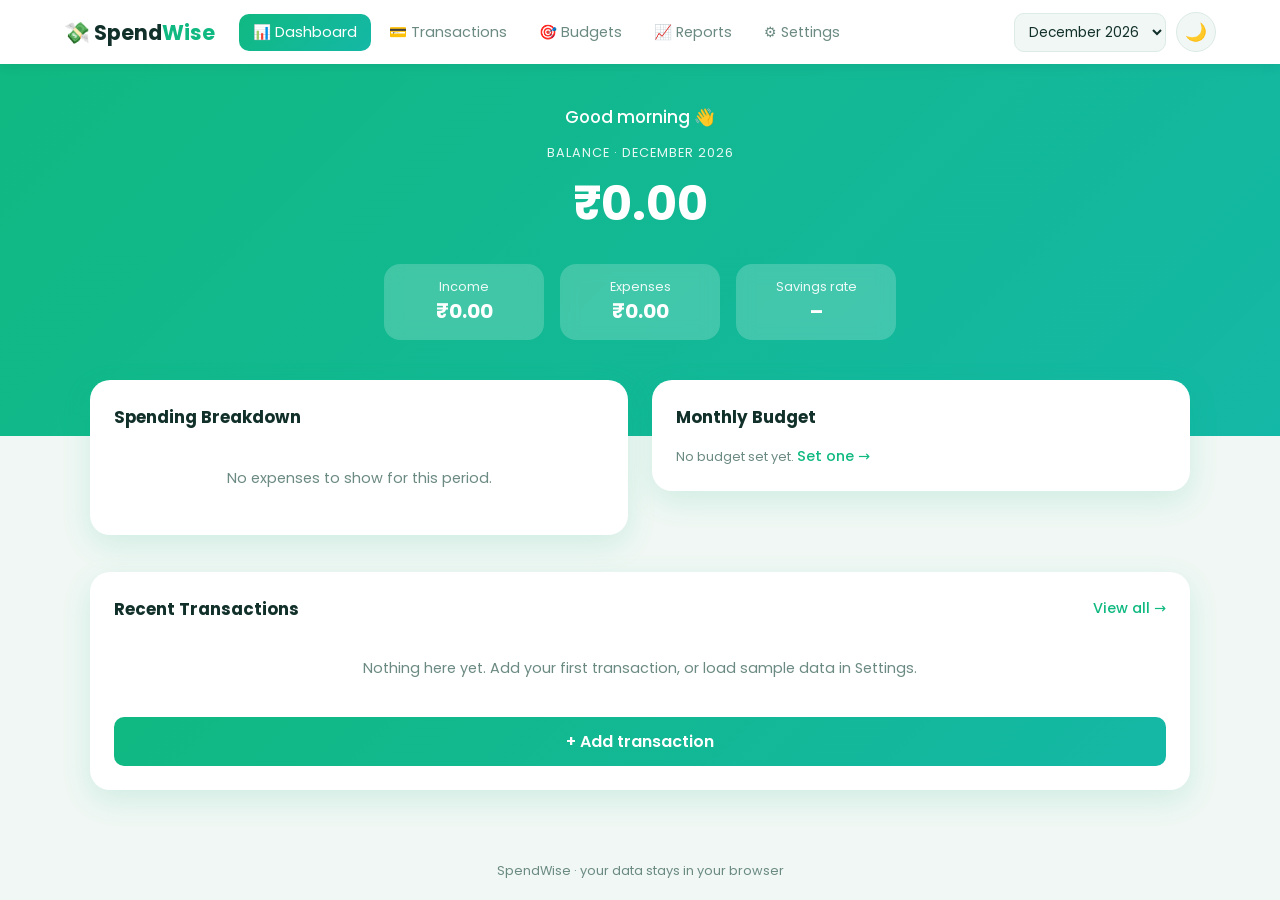
<file: index.html>
<!DOCTYPE html>
<html lang="en">
<head>
  <meta charset="UTF-8">
  <meta name="viewport" content="width=device-width, initial-scale=1.0">
  <meta name="description" content="SpendWise - a simple expense tracker with budgets, reports and dark mode.">
  <meta name="theme-color" content="#10b981">
  <title>Dashboard - SpendWise</title>
  <link rel="icon" href="data:image/svg+xml,<svg xmlns='http://www.w3.org/2000/svg' viewBox='0 0 100 100'><text y='.9em' font-size='90'>💸</text></svg>">
  <link href="https://fonts.googleapis.com/css2?family=Poppins:wght@400;500;600;700&display=swap" rel="stylesheet">
  <link rel="stylesheet" href="style.css">
</head>
<body data-page="index.html">
  <section class="hero">
    <p class="greeting" id="greeting">Welcome back 👋</p>
    <p class="hero-label" id="periodLabel">Total Balance</p>
    <h1 id="balance">₹0.00</h1>
    <div class="summary">
      <div class="card"><span>Income</span><strong id="income">₹0.00</strong></div>
      <div class="card"><span>Expenses</span><strong id="expense">₹0.00</strong></div>
      <div class="card"><span>Savings rate</span><strong id="savings">0%</strong></div>
    </div>
  </section>

  <main class="container two-col">
    <section class="panel">
      <h2>Spending Breakdown</h2>
      <div id="chart"></div>
    </section>

    <section class="panel">
      <h2>Monthly Budget</h2>
      <div id="budgetBox"></div>
    </section>

    <section class="panel wide">
      <div class="list-head">
        <h2>Recent Transactions</h2>
        <a class="link" href="transactions.html">View all →</a>
      </div>
      <ul id="list" class="list"></ul>
      <a class="btn block" href="transactions.html">+ Add transaction</a>
    </section>
  </main>

  <script src="common.js"></script>
  <script src="dashboard.js"></script>
</body>
</html>
</file>
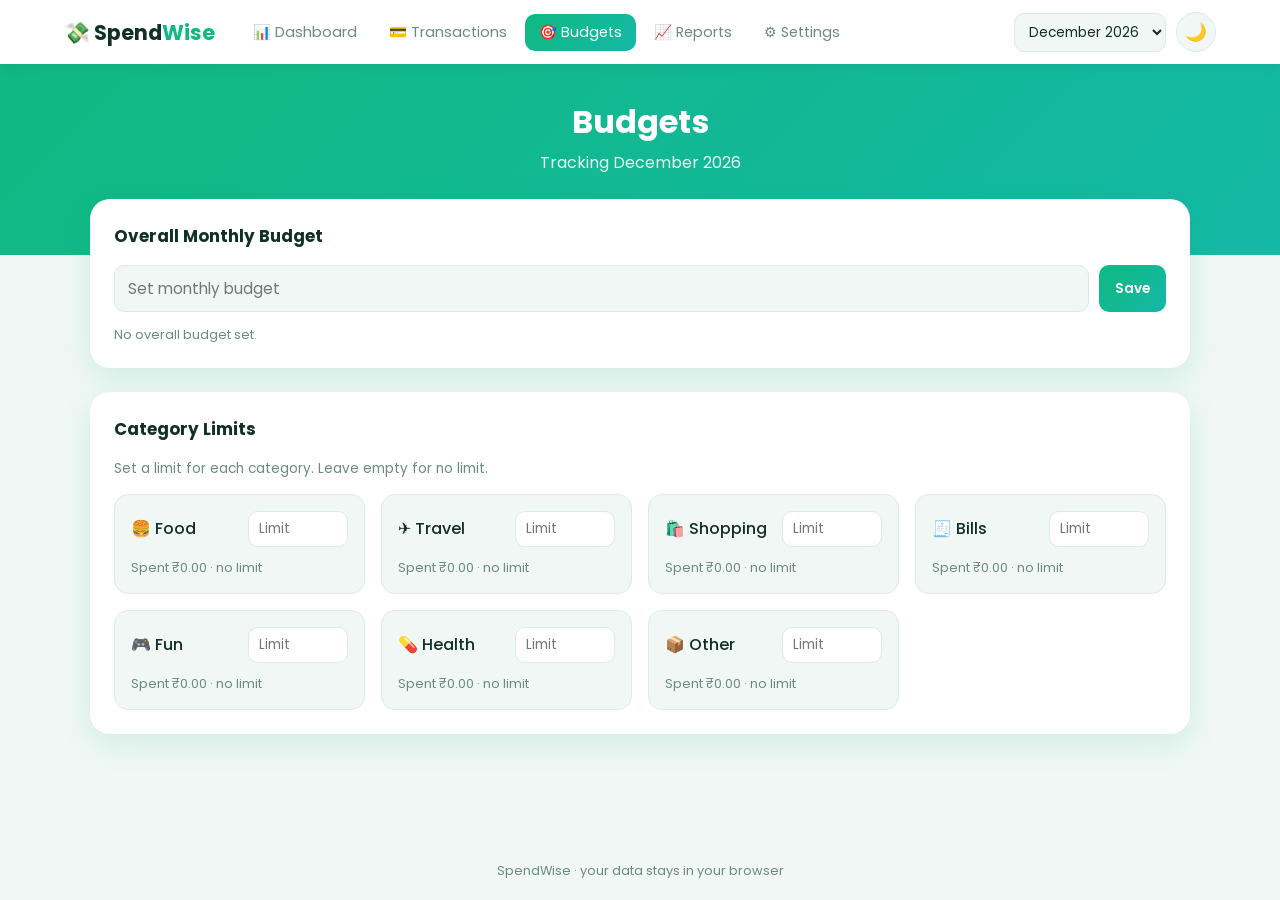
<file: budgets.html>
<!DOCTYPE html>
<html lang="en">
<head>
  <meta charset="UTF-8">
  <meta name="viewport" content="width=device-width, initial-scale=1.0">
  <meta name="theme-color" content="#10b981">
  <title>Budgets - SpendWise</title>
  <link rel="icon" href="data:image/svg+xml,<svg xmlns='http://www.w3.org/2000/svg' viewBox='0 0 100 100'><text y='.9em' font-size='90'>💸</text></svg>">
  <link href="https://fonts.googleapis.com/css2?family=Poppins:wght@400;500;600;700&display=swap" rel="stylesheet">
  <link rel="stylesheet" href="style.css">
</head>
<body data-page="budgets.html">
  <section class="hero slim">
    <h1>Budgets</h1>
    <p id="budgetPeriod">Stay in control of your spending.</p>
  </section>

  <main class="container">
    <section class="panel">
      <h2>Overall Monthly Budget</h2>
      <div class="budget-set">
        <input type="number" id="budgetInput" placeholder="Set monthly budget" min="0" step="100">
        <button class="btn small" id="saveBudget">Save</button>
      </div>
      <div id="budgetBox"></div>
    </section>

    <section class="panel">
      <h2>Category Limits</h2>
      <p class="hint">Set a limit for each category. Leave empty for no limit.</p>
      <div id="catGrid" class="cat-grid"></div>
    </section>
  </main>

  <script src="common.js"></script>
  <script src="budgets.js"></script>
</body>
</html>
</file>
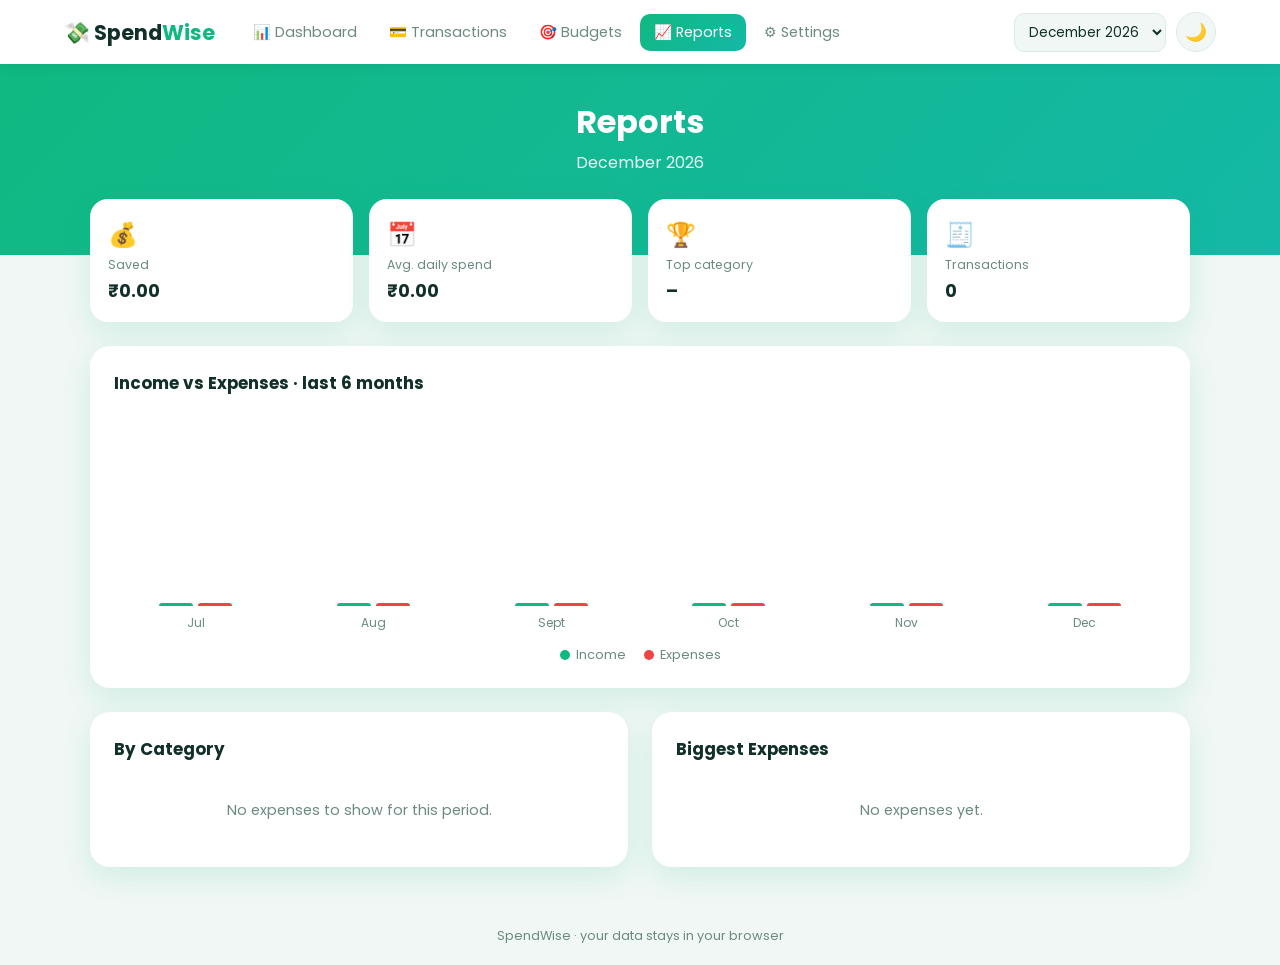
<file: reports.html>
<!DOCTYPE html>
<html lang="en">
<head>
  <meta charset="UTF-8">
  <meta name="viewport" content="width=device-width, initial-scale=1.0">
  <meta name="theme-color" content="#10b981">
  <title>Reports - SpendWise</title>
  <link rel="icon" href="data:image/svg+xml,<svg xmlns='http://www.w3.org/2000/svg' viewBox='0 0 100 100'><text y='.9em' font-size='90'>💸</text></svg>">
  <link href="https://fonts.googleapis.com/css2?family=Poppins:wght@400;500;600;700&display=swap" rel="stylesheet">
  <link rel="stylesheet" href="style.css">
</head>
<body data-page="reports.html">
  <section class="hero slim">
    <h1>Reports</h1>
    <p id="reportPeriod">See where your money goes.</p>
  </section>

  <main class="container">
    <section class="stats" id="stats"></section>

    <section class="panel">
      <h2>Income vs Expenses · last 6 months</h2>
      <div id="bars"></div>
    </section>

    <div class="two-col flush">
      <section class="panel">
        <h2>By Category</h2>
        <div id="chart"></div>
      </section>
      <section class="panel">
        <h2>Biggest Expenses</h2>
        <ul id="top" class="list"></ul>
      </section>
    </div>
  </main>

  <script src="common.js"></script>
  <script src="reports.js"></script>
</body>
</html>
</file>
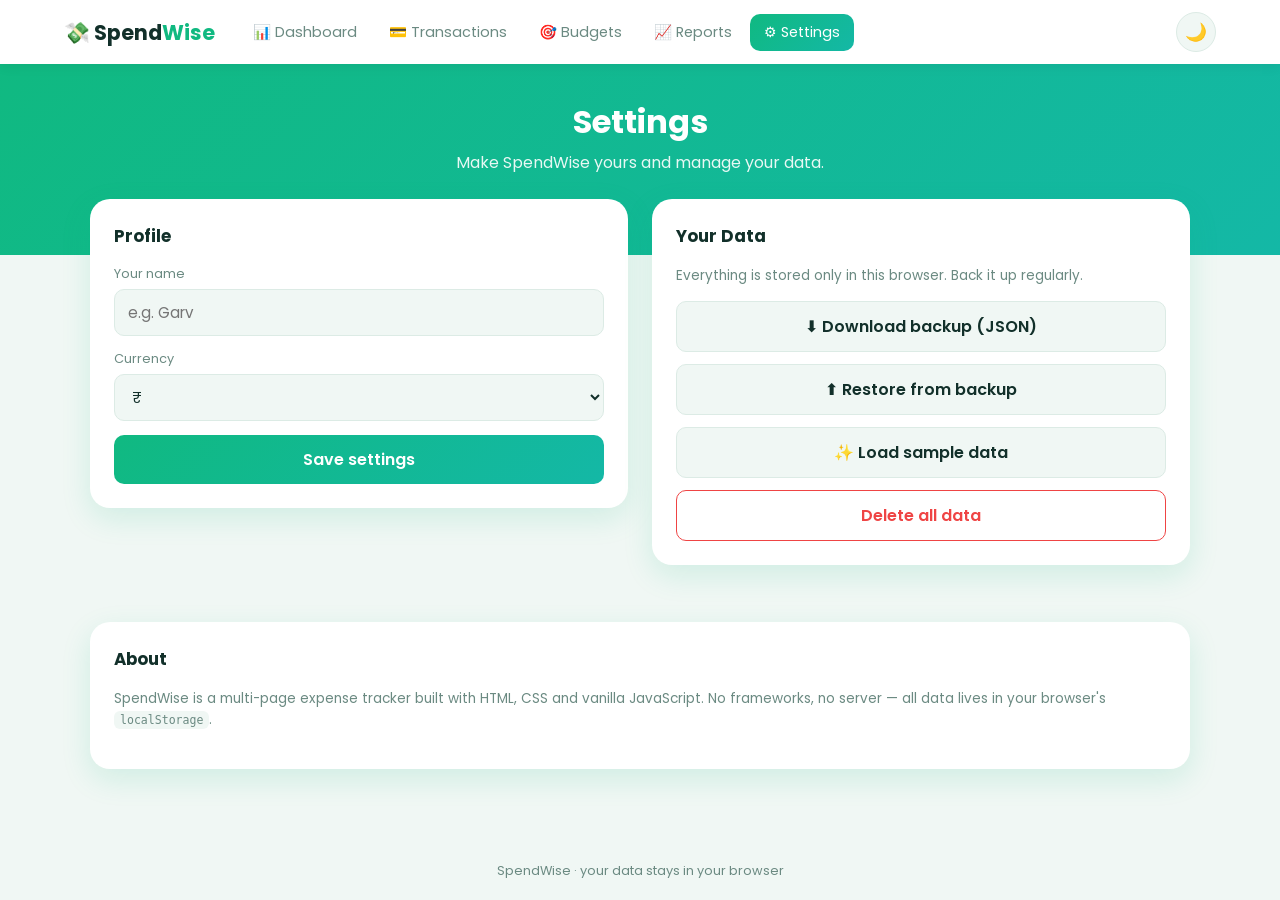
<file: settings.html>
<!DOCTYPE html>
<html lang="en">
<head>
  <meta charset="UTF-8">
  <meta name="viewport" content="width=device-width, initial-scale=1.0">
  <meta name="theme-color" content="#10b981">
  <title>Settings - SpendWise</title>
  <link rel="icon" href="data:image/svg+xml,<svg xmlns='http://www.w3.org/2000/svg' viewBox='0 0 100 100'><text y='.9em' font-size='90'>💸</text></svg>">
  <link href="https://fonts.googleapis.com/css2?family=Poppins:wght@400;500;600;700&display=swap" rel="stylesheet">
  <link rel="stylesheet" href="style.css">
</head>
<body data-page="settings.html" data-month="off">
  <section class="hero slim">
    <h1>Settings</h1>
    <p>Make SpendWise yours and manage your data.</p>
  </section>

  <main class="container two-col">
    <section class="panel">
      <h2>Profile</h2>
      <form id="profileForm">
        <label>Your name
          <input type="text" id="name" placeholder="e.g. Garv" maxlength="30">
        </label>
        <label>Currency
          <select id="currency"></select>
        </label>
        <button type="submit" class="btn">Save settings</button>
      </form>
    </section>

    <section class="panel">
      <h2>Your Data</h2>
      <p class="hint">Everything is stored only in this browser. Back it up regularly.</p>
      <div class="stack">
        <button class="btn secondary" id="exportJson">⬇ Download backup (JSON)</button>
        <button class="btn secondary" id="importBtn">⬆ Restore from backup</button>
        <input type="file" id="importFile" accept=".json,application/json" hidden>
        <button class="btn secondary" id="sample">✨ Load sample data</button>
        <button class="btn ghost" id="clearAll">Delete all data</button>
      </div>
    </section>

    <section class="panel wide">
      <h2>About</h2>
      <p class="hint">SpendWise is a multi-page expense tracker built with HTML, CSS and vanilla JavaScript. No frameworks, no server — all data lives in your browser's <code>localStorage</code>.</p>
    </section>
  </main>

  <script src="common.js"></script>
  <script src="settings.js"></script>
</body>
</html>
</file>
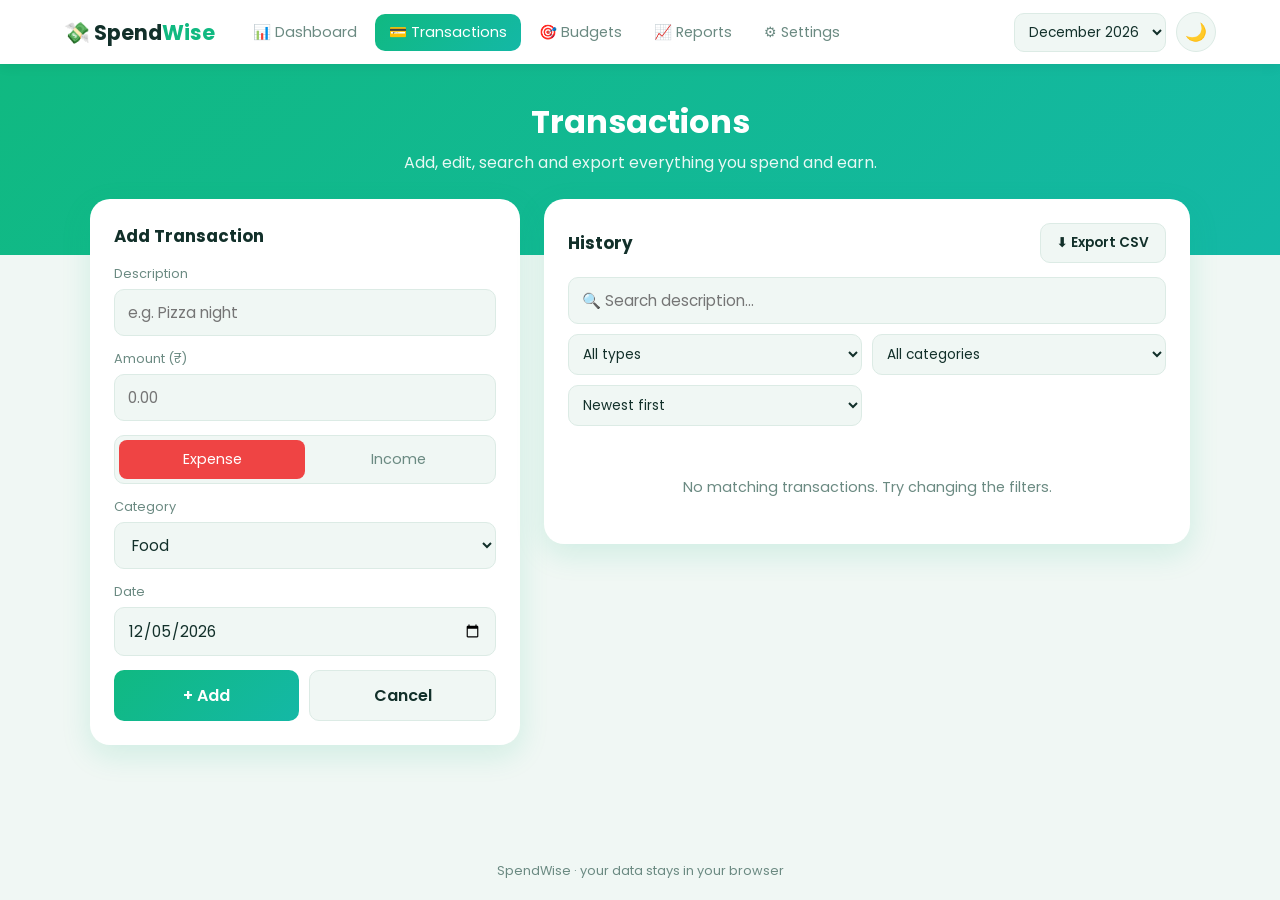
<file: transactions.html>
<!DOCTYPE html>
<html lang="en">
<head>
  <meta charset="UTF-8">
  <meta name="viewport" content="width=device-width, initial-scale=1.0">
  <meta name="theme-color" content="#10b981">
  <title>Transactions - SpendWise</title>
  <link rel="icon" href="data:image/svg+xml,<svg xmlns='http://www.w3.org/2000/svg' viewBox='0 0 100 100'><text y='.9em' font-size='90'>💸</text></svg>">
  <link href="https://fonts.googleapis.com/css2?family=Poppins:wght@400;500;600;700&display=swap" rel="stylesheet">
  <link rel="stylesheet" href="style.css">
</head>
<body data-page="transactions.html">
  <section class="hero slim">
    <h1>Transactions</h1>
    <p>Add, edit, search and export everything you spend and earn.</p>
  </section>

  <main class="container two-col wide-right">
    <section class="panel">
      <h2 id="formTitle">Add Transaction</h2>
      <form id="form">
        <label>Description
          <input type="text" id="text" placeholder="e.g. Pizza night" maxlength="60" required>
        </label>
        <label><span>Amount (<span class="cur">₹</span>)</span>
          <input type="number" id="amount" placeholder="0.00" min="0.01" step="0.01" required>
        </label>
        <div class="toggle">
          <input type="radio" name="type" id="typeExpense" value="expense" checked>
          <label for="typeExpense">Expense</label>
          <input type="radio" name="type" id="typeIncome" value="income">
          <label for="typeIncome">Income</label>
        </div>
        <label>Category
          <select id="category"></select>
        </label>
        <label>Date
          <input type="date" id="date" required>
        </label>
        <div class="btn-row">
          <button type="submit" class="btn" id="submitBtn">+ Add</button>
          <button type="button" class="btn secondary" id="cancelEdit" hidden>Cancel</button>
        </div>
      </form>
    </section>

    <section class="panel">
      <div class="list-head">
        <h2>History</h2>
        <button class="btn small secondary" id="exportCsv">⬇ Export CSV</button>
      </div>
      <div class="filters">
        <input type="search" id="search" placeholder="🔍 Search description...">
        <select id="typeFilter" aria-label="Type">
          <option value="all">All types</option>
          <option value="income">Income</option>
          <option value="expense">Expenses</option>
        </select>
        <select id="catFilter" aria-label="Category"></select>
        <select id="sort" aria-label="Sort">
          <option value="new">Newest first</option>
          <option value="old">Oldest first</option>
          <option value="high">Highest amount</option>
          <option value="low">Lowest amount</option>
        </select>
      </div>
      <p class="result-info" id="resultInfo"></p>
      <ul id="list" class="list tall"></ul>
    </section>
  </main>

  <script src="common.js"></script>
  <script src="transactions.js"></script>
</body>
</html>
</file>
<file: style.css>
:root {
  --bg: #f0f7f4;
  --panel: #ffffff;
  --text: #12302a;
  --muted: #6b8a82;
  --primary: #10b981;
  --primary-2: #14b8a6;
  --income: #059669;
  --expense: #ef4444;
  --warn: #f59e0b;
  --border: #dcebe5;
  --shadow: 0 10px 30px rgba(16, 185, 129, 0.14);
}

body.dark {
  --bg: #0e1816;
  --panel: #16251f;
  --text: #e6f5ef;
  --muted: #8fb0a5;
  --border: #243a32;
  --shadow: 0 10px 30px rgba(0, 0, 0, 0.4);
}

* { box-sizing: border-box; margin: 0; padding: 0; }

body {
  font-family: 'Poppins', system-ui, sans-serif;
  background: var(--bg);
  color: var(--text);
  transition: background 0.3s, color 0.3s;
  min-height: 100vh;
  display: flex;
  flex-direction: column;
}
body > main { flex: 1; }
a { color: inherit; text-decoration: none; }
.link { color: var(--primary); font-weight: 500; font-size: 0.9rem; }
.link:hover { text-decoration: underline; }
code { background: var(--bg); padding: 2px 6px; border-radius: 6px; font-size: 0.85em; }

/* ---------- Navbar ---------- */
.navbar {
  display: flex;
  align-items: center;
  gap: 24px;
  padding: 12px 5%;
  position: sticky;
  top: 0;
  z-index: 10;
  background: var(--panel);
  box-shadow: 0 2px 12px rgba(0, 0, 0, 0.07);
}
.logo { font-weight: 700; font-size: 1.3rem; white-space: nowrap; }
.logo span { color: var(--primary); }
.nav-links { display: flex; gap: 4px; flex: 1; }
.nav-links a {
  padding: 8px 14px;
  border-radius: 10px;
  font-size: 0.9rem;
  color: var(--muted);
  transition: 0.2s;
  white-space: nowrap;
}
.nav-links a:hover { background: var(--bg); color: var(--text); }
.nav-links a.active { background: linear-gradient(135deg, var(--primary), var(--primary-2)); color: #fff; }
.nav-right { display: flex; gap: 10px; align-items: center; }
.icon-btn {
  background: var(--bg);
  border: 1px solid var(--border);
  border-radius: 50%;
  width: 40px; height: 40px;
  cursor: pointer;
  font-size: 1.1rem;
  transition: transform 0.2s;
}
.icon-btn:hover { transform: rotate(20deg) scale(1.1); }

/* ---------- Hero ---------- */
.hero {
  background: linear-gradient(135deg, var(--primary), var(--primary-2));
  color: #fff;
  text-align: center;
  padding: 40px 5% 96px;
}
.hero.slim { padding: 34px 5% 80px; }
.hero.slim h1 { font-size: 2rem; margin: 0 0 4px; }
.hero.slim p { opacity: 0.9; }
.greeting { font-size: 1.05rem; font-weight: 500; margin-bottom: 14px; }
.hero-label { opacity: 0.9; letter-spacing: 1px; text-transform: uppercase; font-size: 0.8rem; }
.hero h1 { font-size: 3rem; margin: 6px 0 24px; }
.summary { display: flex; justify-content: center; gap: 16px; flex-wrap: wrap; }
.card {
  background: rgba(255, 255, 255, 0.2);
  backdrop-filter: blur(8px);
  border-radius: 16px;
  padding: 14px 28px;
  min-width: 160px;
  display: flex; flex-direction: column;
}
.card span { font-size: 0.8rem; opacity: 0.9; }
.card strong { font-size: 1.25rem; }

/* ---------- Layout ---------- */
.container {
  display: flex;
  flex-direction: column;
  gap: 24px;
  width: min(1100px, 92%);
  margin: -56px auto 40px;
}
.container.two-col, .two-col.flush {
  display: grid;
  grid-template-columns: 1fr 1fr;
  gap: 24px;
  align-items: start;
}
.two-col.flush { width: 100%; margin: 0; }
.container.wide-right { grid-template-columns: 1fr 1.5fr; }
.wide { grid-column: 1 / -1; }
.panel {
  background: var(--panel);
  border-radius: 20px;
  padding: 24px;
  box-shadow: var(--shadow);
  min-width: 0;
}
.panel h2 { font-size: 1.05rem; margin-bottom: 16px; }
.hint { color: var(--muted); font-size: 0.85rem; margin-bottom: 14px; line-height: 1.6; }

/* ---------- Forms ---------- */
form { display: flex; flex-direction: column; gap: 14px; }
label { font-size: 0.8rem; color: var(--muted); display: flex; flex-direction: column; gap: 6px; }
input, select {
  font-family: inherit;
  padding: 11px 13px;
  border: 1px solid var(--border);
  border-radius: 10px;
  background: var(--bg);
  color: var(--text);
  font-size: 0.95rem;
  outline: none;
  transition: border 0.2s, box-shadow 0.2s;
  max-width: 100%;
}
input:focus, select:focus {
  border-color: var(--primary);
  box-shadow: 0 0 0 3px rgba(16, 185, 129, 0.22);
}
.navbar select { padding: 8px 10px; font-size: 0.85rem; }

.toggle { display: flex; background: var(--bg); border-radius: 10px; padding: 4px; border: 1px solid var(--border); }
.toggle input { display: none; }
.toggle label {
  flex: 1; text-align: center; padding: 9px; border-radius: 8px;
  cursor: pointer; font-size: 0.9rem; transition: 0.25s; color: var(--muted);
}
#typeExpense:checked + label { background: var(--expense); color: #fff; }
#typeIncome:checked + label { background: var(--income); color: #fff; }

.btn-row { display: flex; gap: 10px; }
.btn {
  flex: 1;
  display: inline-block;
  text-align: center;
  background: linear-gradient(135deg, var(--primary), var(--primary-2));
  color: #fff;
  border: none;
  padding: 12px;
  border-radius: 10px;
  font-family: inherit;
  font-weight: 600;
  font-size: 1rem;
  cursor: pointer;
  transition: transform 0.2s, box-shadow 0.2s;
}
.btn:hover { transform: translateY(-2px); box-shadow: 0 8px 18px rgba(16, 185, 129, 0.35); }
.btn.block { display: block; margin-top: 16px; }
.btn.small { flex: none; padding: 9px 16px; font-size: 0.85rem; }
.btn.secondary { background: var(--bg); color: var(--text); border: 1px solid var(--border); }
.btn.secondary:hover { box-shadow: none; border-color: var(--primary); }
.btn.ghost { background: none; color: var(--expense); border: 1px solid var(--expense); }
.btn.ghost:hover { background: var(--expense); color: #fff; box-shadow: none; }
.stack { display: flex; flex-direction: column; gap: 12px; }

/* ---------- Budgets ---------- */
.budget-set { display: flex; gap: 10px; margin-bottom: 14px; }
.budget-set input { flex: 1; min-width: 0; }
.budget-meta { display: flex; justify-content: space-between; font-size: 0.85rem; margin-bottom: 8px; }
.budget-track { height: 12px; border-radius: 20px; background: var(--bg); overflow: hidden; border: 1px solid var(--border); }
.budget-fill { height: 100%; border-radius: 20px; background: var(--primary); transition: width 0.6s ease, background 0.3s; }
.budget-fill.warn { background: var(--warn); }
.budget-fill.over { background: var(--expense); }
.budget-note { font-size: 0.8rem; color: var(--muted); margin-top: 8px; }
.budget-note.over { color: var(--expense); font-weight: 500; }
.budget-note.warn { color: var(--warn); font-weight: 500; }
.cat-grid { display: grid; grid-template-columns: repeat(auto-fill, minmax(250px, 1fr)); gap: 16px; }
.cat-card { border: 1px solid var(--border); border-radius: 14px; padding: 16px; background: var(--bg); }
.cat-head { display: flex; justify-content: space-between; align-items: center; gap: 10px; margin-bottom: 12px; font-weight: 500; }
.cat-head input { width: 100px; padding: 7px 10px; font-size: 0.85rem; background: var(--panel); }

/* ---------- Charts ---------- */
.chart-wrap { display: flex; align-items: center; gap: 28px; flex-wrap: wrap; justify-content: center; }
.donut { width: 170px; height: 170px; border-radius: 50%; position: relative; flex-shrink: 0; }
.donut::after { content: ''; position: absolute; inset: 26px; background: var(--panel); border-radius: 50%; }
.donut-center {
  position: absolute; inset: 0; z-index: 1;
  display: flex; flex-direction: column; align-items: center; justify-content: center;
  font-size: 0.7rem; color: var(--muted);
}
.donut-center b { font-size: 1rem; color: var(--text); }
.legend { list-style: none; display: flex; flex-direction: column; gap: 8px; font-size: 0.85rem; flex: 1; min-width: 160px; }
.legend li { display: flex; align-items: center; gap: 8px; }
.dot { width: 10px; height: 10px; border-radius: 50%; flex-shrink: 0; display: inline-block; }
.legend .pct { margin-left: auto; color: var(--muted); }
.empty { color: var(--muted); text-align: center; padding: 22px 0; font-size: 0.9rem; width: 100%; }

.bars { display: flex; gap: 14px; align-items: flex-end; height: 220px; padding-top: 10px; }
.bar-group { flex: 1; display: flex; flex-direction: column; align-items: center; gap: 8px; height: 100%; }
.bar-pair { flex: 1; width: 100%; display: flex; gap: 5px; align-items: flex-end; justify-content: center; }
.bar { width: 100%; max-width: 34px; border-radius: 8px 8px 0 0; min-height: 3px; transition: height 0.6s ease; }
.bar.inc, .dot.inc { background: var(--primary); }
.bar.exp, .dot.exp { background: var(--expense); }
.bar-group small { color: var(--muted); font-size: 0.75rem; }
.bar-legend { display: flex; gap: 18px; justify-content: center; margin-top: 14px; font-size: 0.8rem; color: var(--muted); }
.bar-legend span { display: flex; align-items: center; gap: 6px; }

.stats { display: grid; grid-template-columns: repeat(4, 1fr); gap: 16px; }
.stat {
  background: var(--panel); border-radius: 18px; padding: 18px;
  box-shadow: var(--shadow); display: flex; flex-direction: column; gap: 4px;
}
.stat-icon { font-size: 1.5rem; }
.stat small { color: var(--muted); font-size: 0.78rem; }
.stat b { font-size: 1.1rem; }

/* ---------- Lists ---------- */
.list-head { display: flex; justify-content: space-between; align-items: center; margin-bottom: 14px; gap: 10px; }
.list-head h2 { margin-bottom: 0; }
.filters { display: grid; grid-template-columns: 1fr 1fr; gap: 10px; margin-bottom: 10px; }
.filters input { grid-column: 1 / -1; }
.filters select { padding: 9px 10px; font-size: 0.85rem; }
.result-info { font-size: 0.8rem; color: var(--muted); margin-bottom: 4px; min-height: 1.2em; }
.list { list-style: none; max-height: 480px; overflow-y: auto; }
.list.tall { max-height: 560px; }
.list li {
  display: flex; align-items: center; gap: 12px;
  padding: 13px 4px;
  border-bottom: 1px solid var(--border);
  animation: slideIn 0.35s ease;
}
.list .icon {
  width: 42px; height: 42px; border-radius: 12px;
  display: grid; place-items: center; font-size: 1.2rem;
  background: var(--bg); flex-shrink: 0;
}
.list .info { flex: 1; min-width: 0; }
.list .info b { display: block; font-weight: 500; overflow: hidden; text-overflow: ellipsis; white-space: nowrap; }
.list .info small { color: var(--muted); }
.amt { font-weight: 600; white-space: nowrap; }
.amt.plus { color: var(--income); }
.amt.minus { color: var(--expense); }
.actions { display: flex; gap: 2px; opacity: 0; transition: 0.2s; }
.list li:hover .actions, .list li:focus-within .actions { opacity: 1; }
.actions button {
  background: none; border: none; cursor: pointer;
  color: var(--muted); font-size: 1rem; padding: 4px 6px; border-radius: 6px;
}
.actions button:hover { background: var(--bg); }

@keyframes slideIn {
  from { opacity: 0; transform: translateY(-8px); }
  to { opacity: 1; transform: none; }
}

/* ---------- Toast & footer ---------- */
.toast {
  position: fixed; bottom: 24px; left: 50%;
  transform: translate(-50%, 80px);
  background: var(--text); color: var(--bg);
  padding: 11px 20px; border-radius: 30px;
  font-size: 0.85rem; opacity: 0;
  transition: 0.35s; pointer-events: none; z-index: 20;
}
.toast.show { transform: translate(-50%, 0); opacity: 1; }
footer { text-align: center; color: var(--muted); font-size: 0.8rem; padding: 20px; }

/* ---------- Responsive ---------- */
@media (max-width: 900px) {
  .navbar { flex-wrap: wrap; gap: 10px; }
  .nav-links { order: 3; flex-basis: 100%; overflow-x: auto; padding-bottom: 2px; }
  .nav-right { margin-left: auto; }
  .container.two-col, .container.wide-right, .two-col.flush { grid-template-columns: 1fr; }
  .stats { grid-template-columns: repeat(2, 1fr); }
  .actions { opacity: 1; }
}
@media (max-width: 520px) {
  .hero h1 { font-size: 2.3rem; }
  .card { min-width: 130px; padding: 12px 16px; }
  .bars { gap: 6px; }
  .cat-grid { grid-template-columns: 1fr; }
}
</file>
